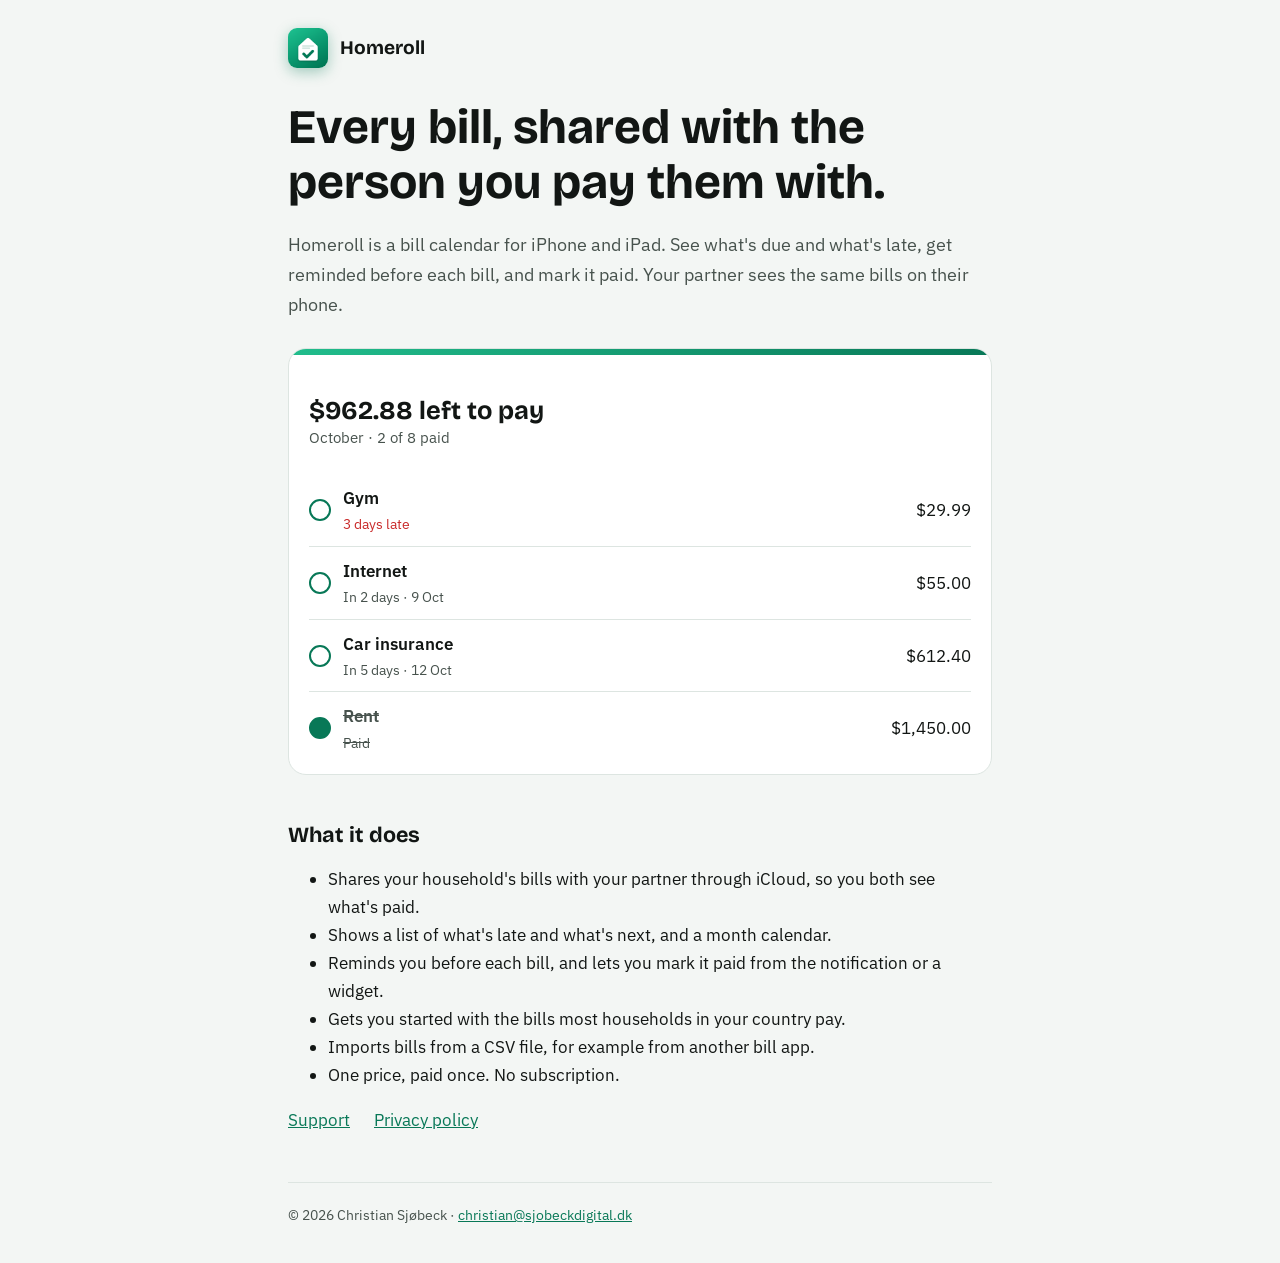
<file: index.html>
<!doctype html>
<html lang="en">
<head>
<meta charset="utf-8">
<meta name="viewport" content="width=device-width, initial-scale=1">
<title>Homeroll</title>
<meta name="description" content="Homeroll is a bill calendar you share with your partner. See what's due, get reminded, and mark bills paid on both iPhones.">
<link rel="stylesheet" href="https://fonts.googleapis.com/css2?family=Bricolage+Grotesque:opsz,wght@12..96,700&family=IBM+Plex+Sans:wght@400;600&display=swap">
<link rel="stylesheet" href="style.css">
<link rel="icon" href="icon.png">
</head>
<body>
<header><a href="./"><img src="icon.png" alt=""><span>Homeroll</span></a></header>
<main>
  <h1>Every bill, shared with the person you pay them with.</h1>
  <p class="lede">Homeroll is a bill calendar for iPhone and iPad. See what's due and what's late, get reminded before each bill, and mark it paid. Your partner sees the same bills on their phone.</p>

  <div class="bills" aria-label="Example of bills in Homeroll">
    <p class="month">$962.88 left to pay<small>October · 2 of 8 paid</small></p>
    <div class="bill late"><span class="tick" aria-hidden="true"></span><span class="name">Gym<span class="when">3 days late</span></span><span class="amount">$29.99</span></div>
    <div class="bill"><span class="tick" aria-hidden="true"></span><span class="name">Internet<span class="when">In 2 days · 9 Oct</span></span><span class="amount">$55.00</span></div>
    <div class="bill"><span class="tick" aria-hidden="true"></span><span class="name">Car insurance<span class="when">In 5 days · 12 Oct</span></span><span class="amount">$612.40</span></div>
    <div class="bill paid"><span class="tick" aria-hidden="true"></span><span class="name">Rent<span class="when">Paid</span></span><span class="amount">$1,450.00</span></div>
  </div>

  <h2>What it does</h2>
  <ul>
    <li>Shares your household's bills with your partner through iCloud, so you both see what's paid.</li>
    <li>Shows a list of what's late and what's next, and a month calendar.</li>
    <li>Reminds you before each bill, and lets you mark it paid from the notification or a widget.</li>
    <li>Gets you started with the bills most households in your country pay.</li>
    <li>Imports bills from a CSV file, for example from another bill app.</li>
    <li>One price, paid once. No subscription.</li>
  </ul>

  <div class="links">
    <a href="support/">Support</a>
    <a href="privacy/">Privacy policy</a>
  </div>
</main>
<footer>© 2026 Christian Sjøbeck · <a href="mailto:christian@sjobeckdigital.dk">christian@sjobeckdigital.dk</a></footer>
</body>
</html>
</file>
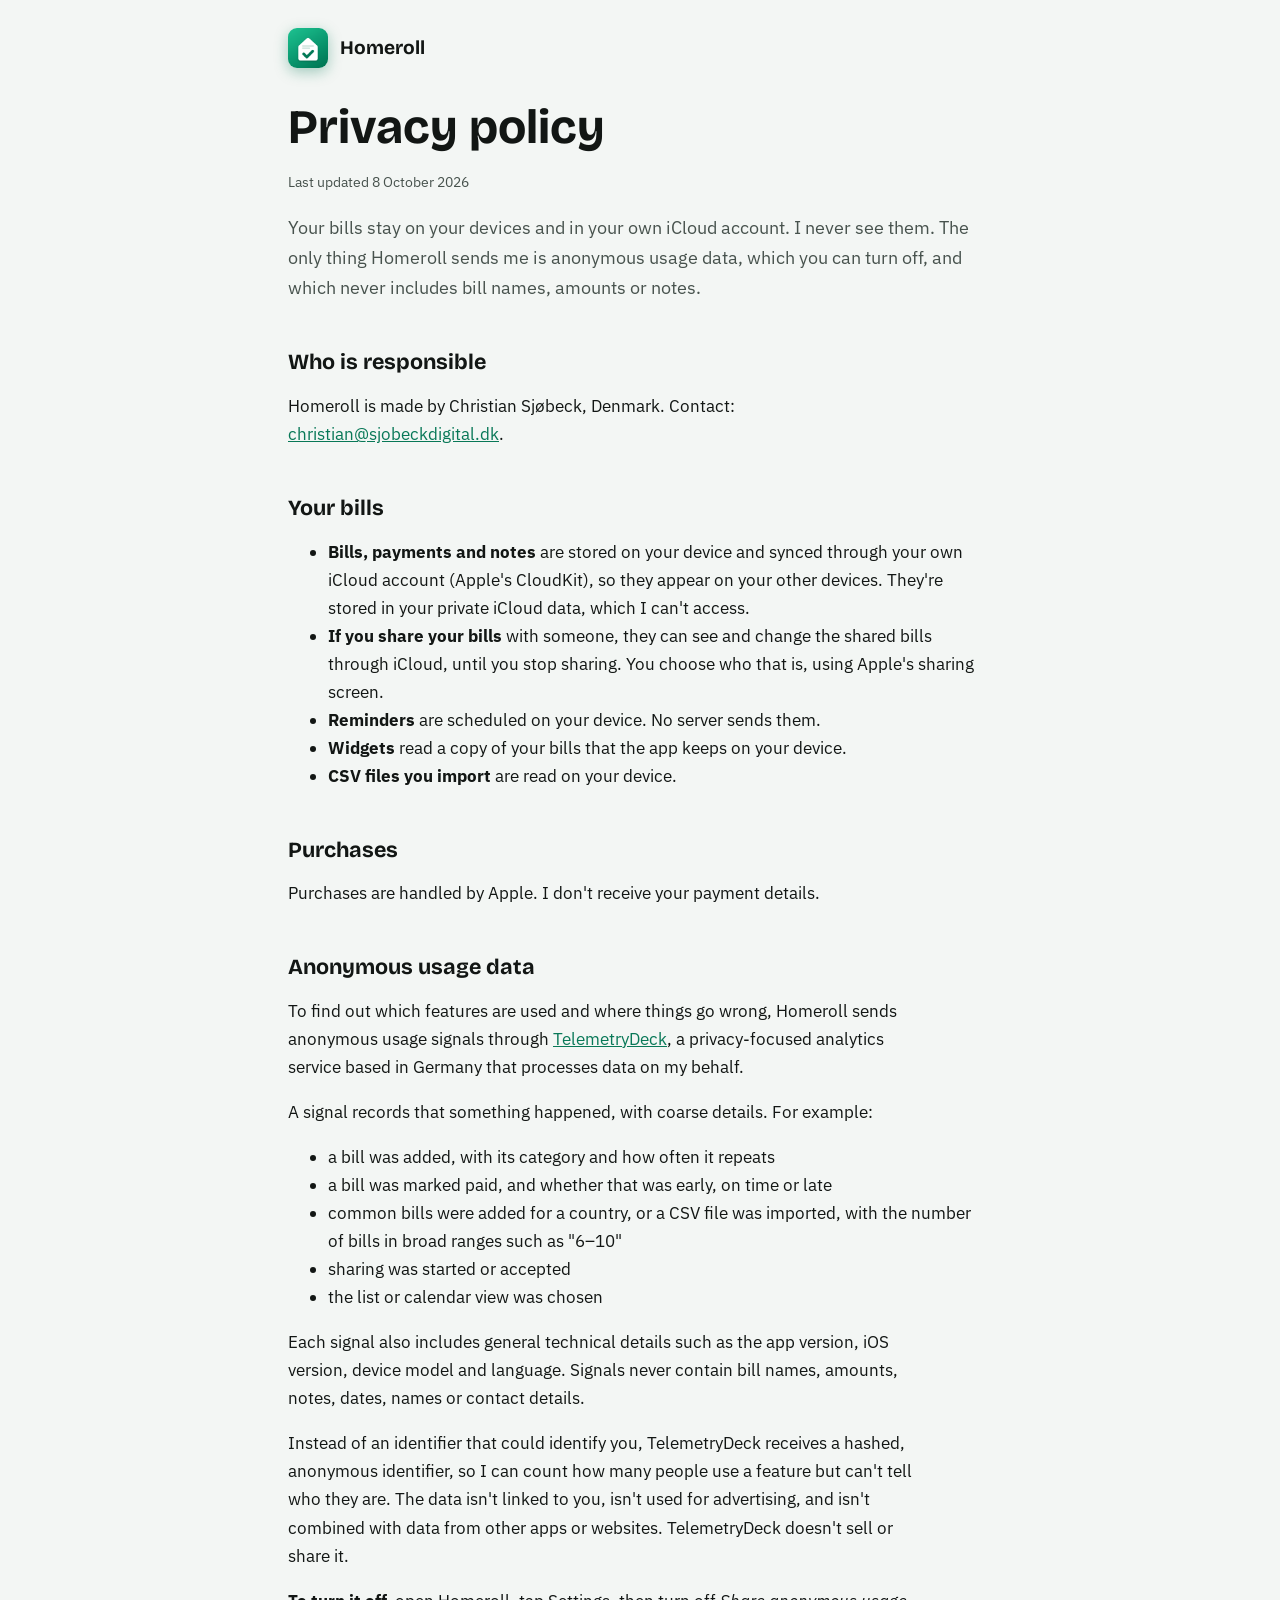
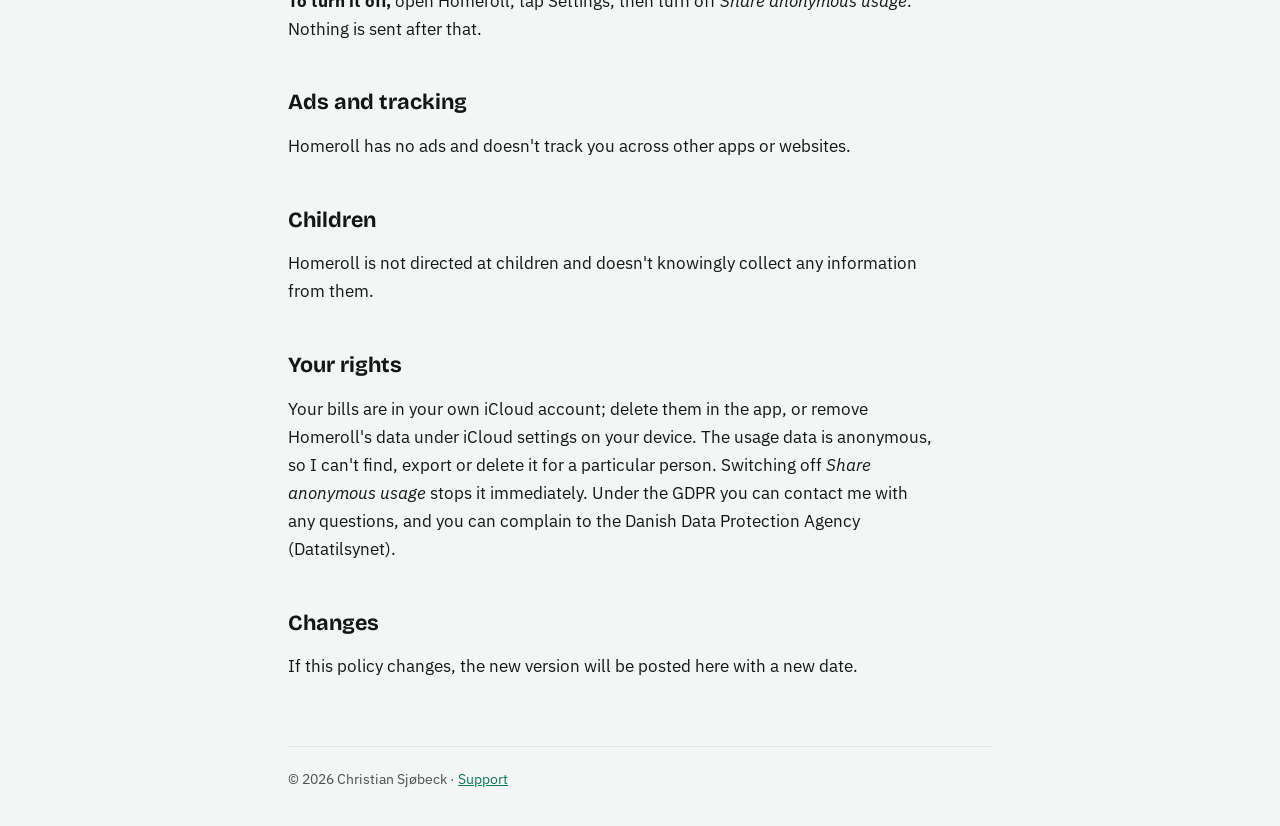
<file: privacy/index.html>
<!doctype html>
<html lang="en">
<head>
<meta charset="utf-8">
<meta name="viewport" content="width=device-width, initial-scale=1">
<title>Homeroll Privacy Policy</title>
<meta name="description" content="How Homeroll handles your bills and other data.">
<link rel="stylesheet" href="https://fonts.googleapis.com/css2?family=Bricolage+Grotesque:opsz,wght@12..96,700&family=IBM+Plex+Sans:wght@400;600&display=swap">
<link rel="stylesheet" href="../style.css">
<link rel="icon" href="../icon.png">
</head>
<body>
<header><a href="../"><img src="../icon.png" alt=""><span>Homeroll</span></a></header>
<main>
  <h1>Privacy policy</h1>
  <p class="updated">Last updated 8 October 2026</p>

  <p class="lede">Your bills stay on your devices and in your own iCloud account. I never see them. The only thing Homeroll sends me is anonymous usage data, which you can turn off, and which never includes bill names, amounts or notes.</p>

  <h2>Who is responsible</h2>
  <p>Homeroll is made by Christian Sjøbeck, Denmark. Contact: <a href="mailto:christian@sjobeckdigital.dk">christian@sjobeckdigital.dk</a>.</p>

  <h2>Your bills</h2>
  <ul>
    <li><strong>Bills, payments and notes</strong> are stored on your device and synced through your own iCloud account (Apple's CloudKit), so they appear on your other devices. They're stored in your private iCloud data, which I can't access.</li>
    <li><strong>If you share your bills</strong> with someone, they can see and change the shared bills through iCloud, until you stop sharing. You choose who that is, using Apple's sharing screen.</li>
    <li><strong>Reminders</strong> are scheduled on your device. No server sends them.</li>
    <li><strong>Widgets</strong> read a copy of your bills that the app keeps on your device.</li>
    <li><strong>CSV files you import</strong> are read on your device.</li>
  </ul>

  <h2>Purchases</h2>
  <p>Purchases are handled by Apple. I don't receive your payment details.</p>

  <h2>Anonymous usage data</h2>
  <p>To find out which features are used and where things go wrong, Homeroll sends anonymous usage signals through <a href="https://telemetrydeck.com/privacy/">TelemetryDeck</a>, a privacy-focused analytics service based in Germany that processes data on my behalf.</p>
  <p>A signal records that something happened, with coarse details. For example:</p>
  <ul>
    <li>a bill was added, with its category and how often it repeats</li>
    <li>a bill was marked paid, and whether that was early, on time or late</li>
    <li>common bills were added for a country, or a CSV file was imported, with the number of bills in broad ranges such as "6–10"</li>
    <li>sharing was started or accepted</li>
    <li>the list or calendar view was chosen</li>
  </ul>
  <p>Each signal also includes general technical details such as the app version, iOS version, device model and language. Signals never contain bill names, amounts, notes, dates, names or contact details.</p>
  <p>Instead of an identifier that could identify you, TelemetryDeck receives a hashed, anonymous identifier, so I can count how many people use a feature but can't tell who they are. The data isn't linked to you, isn't used for advertising, and isn't combined with data from other apps or websites. TelemetryDeck doesn't sell or share it.</p>
  <p><strong>To turn it off,</strong> open Homeroll, tap Settings, then turn off <em>Share anonymous usage</em>. Nothing is sent after that.</p>

  <h2>Ads and tracking</h2>
  <p>Homeroll has no ads and doesn't track you across other apps or websites.</p>

  <h2>Children</h2>
  <p>Homeroll is not directed at children and doesn't knowingly collect any information from them.</p>

  <h2>Your rights</h2>
  <p>Your bills are in your own iCloud account; delete them in the app, or remove Homeroll's data under iCloud settings on your device. The usage data is anonymous, so I can't find, export or delete it for a particular person. Switching off <em>Share anonymous usage</em> stops it immediately. Under the GDPR you can contact me with any questions, and you can complain to the Danish Data Protection Agency (Datatilsynet).</p>

  <h2>Changes</h2>
  <p>If this policy changes, the new version will be posted here with a new date.</p>
</main>
<footer>© 2026 Christian Sjøbeck · <a href="../support/">Support</a></footer>
</body>
</html>
</file>
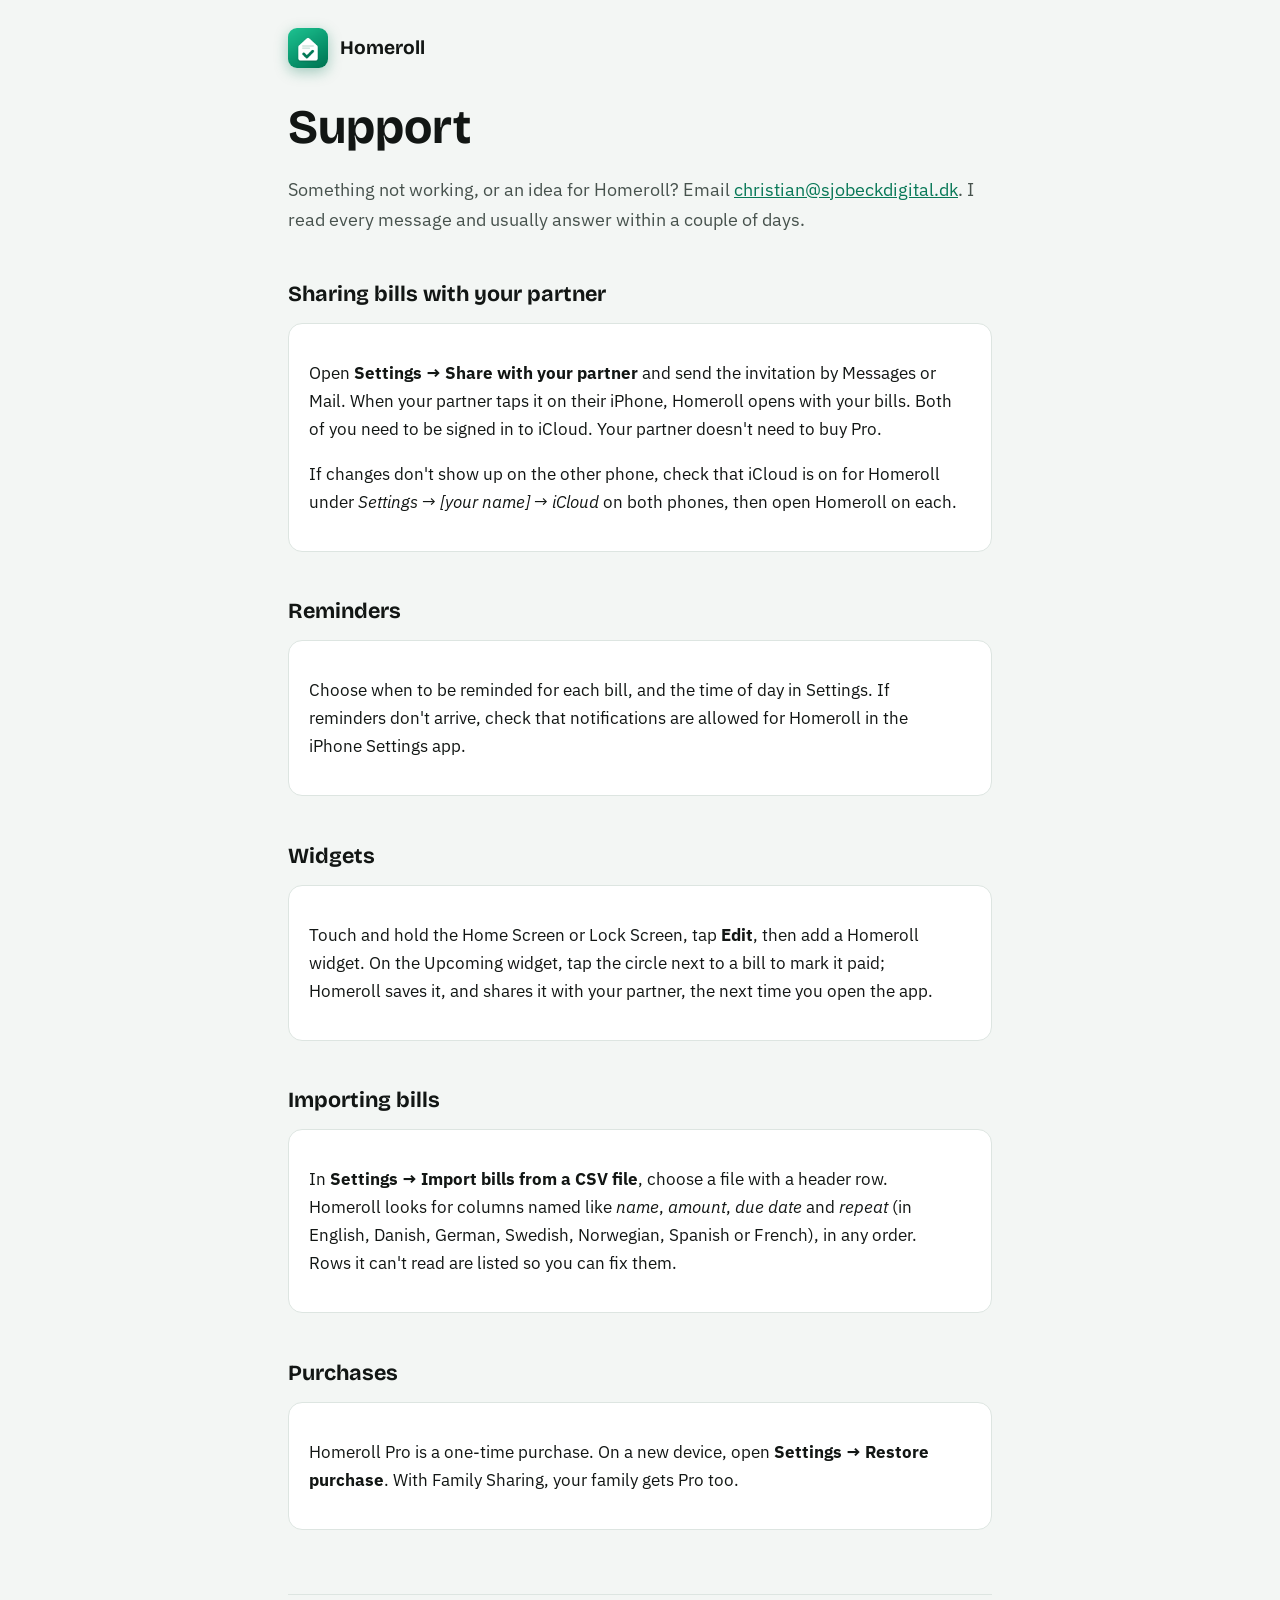
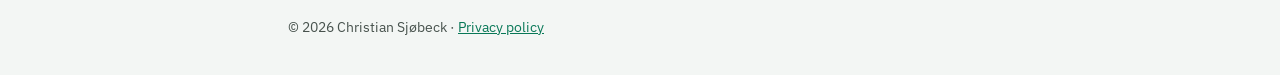
<file: support/index.html>
<!doctype html>
<html lang="en">
<head>
<meta charset="utf-8">
<meta name="viewport" content="width=device-width, initial-scale=1">
<title>Homeroll Support</title>
<meta name="description" content="Help with Homeroll: sharing bills, reminders, widgets, importing and purchases.">
<link rel="stylesheet" href="https://fonts.googleapis.com/css2?family=Bricolage+Grotesque:opsz,wght@12..96,700&family=IBM+Plex+Sans:wght@400;600&display=swap">
<link rel="stylesheet" href="../style.css">
<link rel="icon" href="../icon.png">
</head>
<body>
<header><a href="../"><img src="../icon.png" alt=""><span>Homeroll</span></a></header>
<main>
  <h1>Support</h1>
  <p class="lede">Something not working, or an idea for Homeroll? Email <a href="mailto:christian@sjobeckdigital.dk">christian@sjobeckdigital.dk</a>. I read every message and usually answer within a couple of days.</p>

  <h2>Sharing bills with your partner</h2>
  <div class="card">
    <p>Open <strong>Settings → Share with your partner</strong> and send the invitation by Messages or Mail. When your partner taps it on their iPhone, Homeroll opens with your bills. Both of you need to be signed in to iCloud. Your partner doesn't need to buy Pro.</p>
    <p>If changes don't show up on the other phone, check that iCloud is on for Homeroll under <em>Settings → [your name] → iCloud</em> on both phones, then open Homeroll on each.</p>
  </div>

  <h2>Reminders</h2>
  <div class="card">
    <p>Choose when to be reminded for each bill, and the time of day in Settings. If reminders don't arrive, check that notifications are allowed for Homeroll in the iPhone Settings app.</p>
  </div>

  <h2>Widgets</h2>
  <div class="card">
    <p>Touch and hold the Home Screen or Lock Screen, tap <strong>Edit</strong>, then add a Homeroll widget. On the Upcoming widget, tap the circle next to a bill to mark it paid; Homeroll saves it, and shares it with your partner, the next time you open the app.</p>
  </div>

  <h2>Importing bills</h2>
  <div class="card">
    <p>In <strong>Settings → Import bills from a CSV file</strong>, choose a file with a header row. Homeroll looks for columns named like <em>name</em>, <em>amount</em>, <em>due date</em> and <em>repeat</em> (in English, Danish, German, Swedish, Norwegian, Spanish or French), in any order. Rows it can't read are listed so you can fix them.</p>
  </div>

  <h2>Purchases</h2>
  <div class="card">
    <p>Homeroll Pro is a one-time purchase. On a new device, open <strong>Settings → Restore purchase</strong>. With Family Sharing, your family gets Pro too.</p>
  </div>
</main>
<footer>© 2026 Christian Sjøbeck · <a href="../privacy/">Privacy policy</a></footer>
</body>
</html>
</file>
<file: style.css>
/* Homeroll site: the app's green. Light and dark follow the visitor's system. */
:root {
  --bg: #f3f6f4;
  --card: #ffffff;
  --fg: #121614;
  --muted: #47524d;
  --line: #dde5e1;
  --accent: #087857;      /* deep green: passes text contrast on light */
  --brand: linear-gradient(135deg, #21bd8c, #087857);  /* shared with the app icon */
  --late: #c92a2a;
  --display: "Bricolage Grotesque", "Avenir Next", system-ui, sans-serif;
  --body: "IBM Plex Sans", -apple-system, "Segoe UI", sans-serif;
  color-scheme: light;
}
@media (prefers-color-scheme: dark) {
  :root {
    --bg: #0a0f0d;
    --card: #141b18;
    --fg: #eef4f1;
    --muted: #a7b5ae;
    --line: #24302b;
    --accent: #3dd39e;
    --late: #ff6b6b;
    color-scheme: dark;
  }
}
* { box-sizing: border-box; }
body {
  margin: 0;
  background: var(--bg);
  color: var(--fg);
  font: 400 1.0625rem/1.65 var(--body);
  padding-inline: 16px;
}
main, header, footer { max-width: 44rem; margin: 0 auto; }
header { padding-block: 28px 8px; display: flex; align-items: center; gap: 12px; }
header a { color: inherit; text-decoration: none; display: flex; align-items: center; gap: 12px; }
header img { width: 40px; height: 40px; border-radius: 9px; box-shadow: 0 4px 14px rgba(8, 120, 87, 0.35); }
header span { font: 700 1.2rem/1 var(--display); }
main { padding-block: 24px 48px; }
h1, h2, h3 { font-family: var(--display); line-height: 1.15; text-wrap: balance; }
h1 { font-size: clamp(2rem, 6vw, 3rem); margin: 0 0 12px; }
h2 { font-size: 1.35rem; margin: 2.2em 0 0.5em; }
h3 { font-size: 1.05rem; margin: 1.6em 0 0.3em; }
p, li { max-width: 65ch; }
a { color: var(--accent); }
a:focus-visible { outline: 2px solid var(--accent); outline-offset: 3px; border-radius: 3px; }
.lede { color: var(--muted); font-size: 1.15rem; }
.updated { color: var(--muted); font-size: 0.9rem; }

/* A small bill list like the app's, with a brand bar on top. */
.bills { position: relative; overflow: hidden; background: var(--card); border: 1px solid var(--line);
         border-radius: 18px; padding: 22px 20px 10px; margin: 28px 0; }
.bills::before { content: ""; position: absolute; inset: 0 0 auto 0; height: 6px; background: var(--brand); }
.bill { display: flex; align-items: center; gap: 12px; padding: 10px 0; border-top: 1px solid var(--line); }
.bill:first-of-type { border-top: 0; }
.bill .tick { width: 22px; height: 22px; border-radius: 50%; border: 2px solid var(--accent); flex: none; }
.bill.paid .tick { background: var(--accent); }
.bill .name { font-weight: 600; flex: 1; min-width: 0; }
.bill .when { display: block; font-weight: 400; font-size: 0.9rem; color: var(--muted); }
.bill.late .when { color: var(--late); }
.bill.paid .name { text-decoration: line-through; color: var(--muted); }
.bill .amount { font-variant-numeric: tabular-nums; }
.month { font: 700 1.6rem/1.2 var(--display); }
.month small { display: block; font: 400 0.95rem/1.4 var(--body); color: var(--muted); }

.card { background: var(--card); border: 1px solid var(--line); border-radius: 14px; padding: 18px 20px; margin: 16px 0; }
.links { display: flex; flex-wrap: wrap; gap: 10px 24px; }
footer { border-top: 1px solid var(--line); padding-block: 20px 36px; color: var(--muted); font-size: 0.9rem; }
</file>
